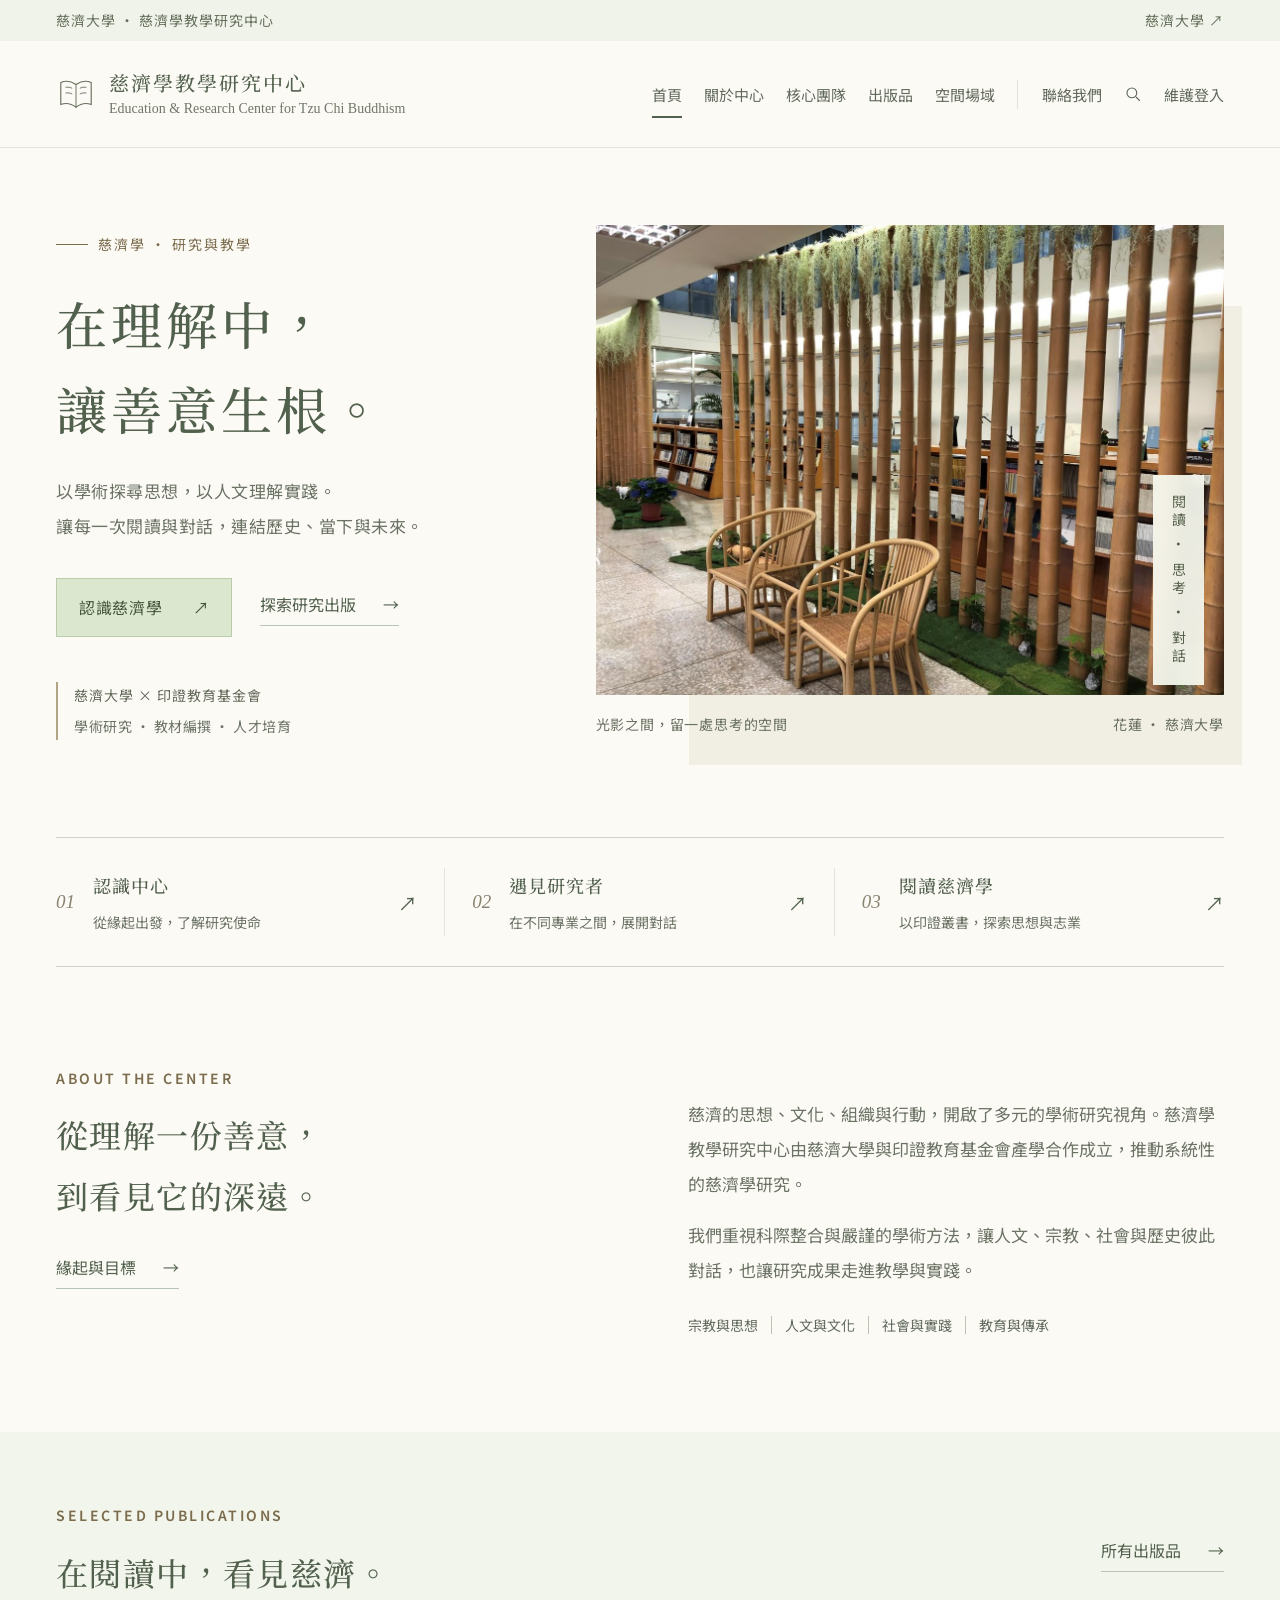
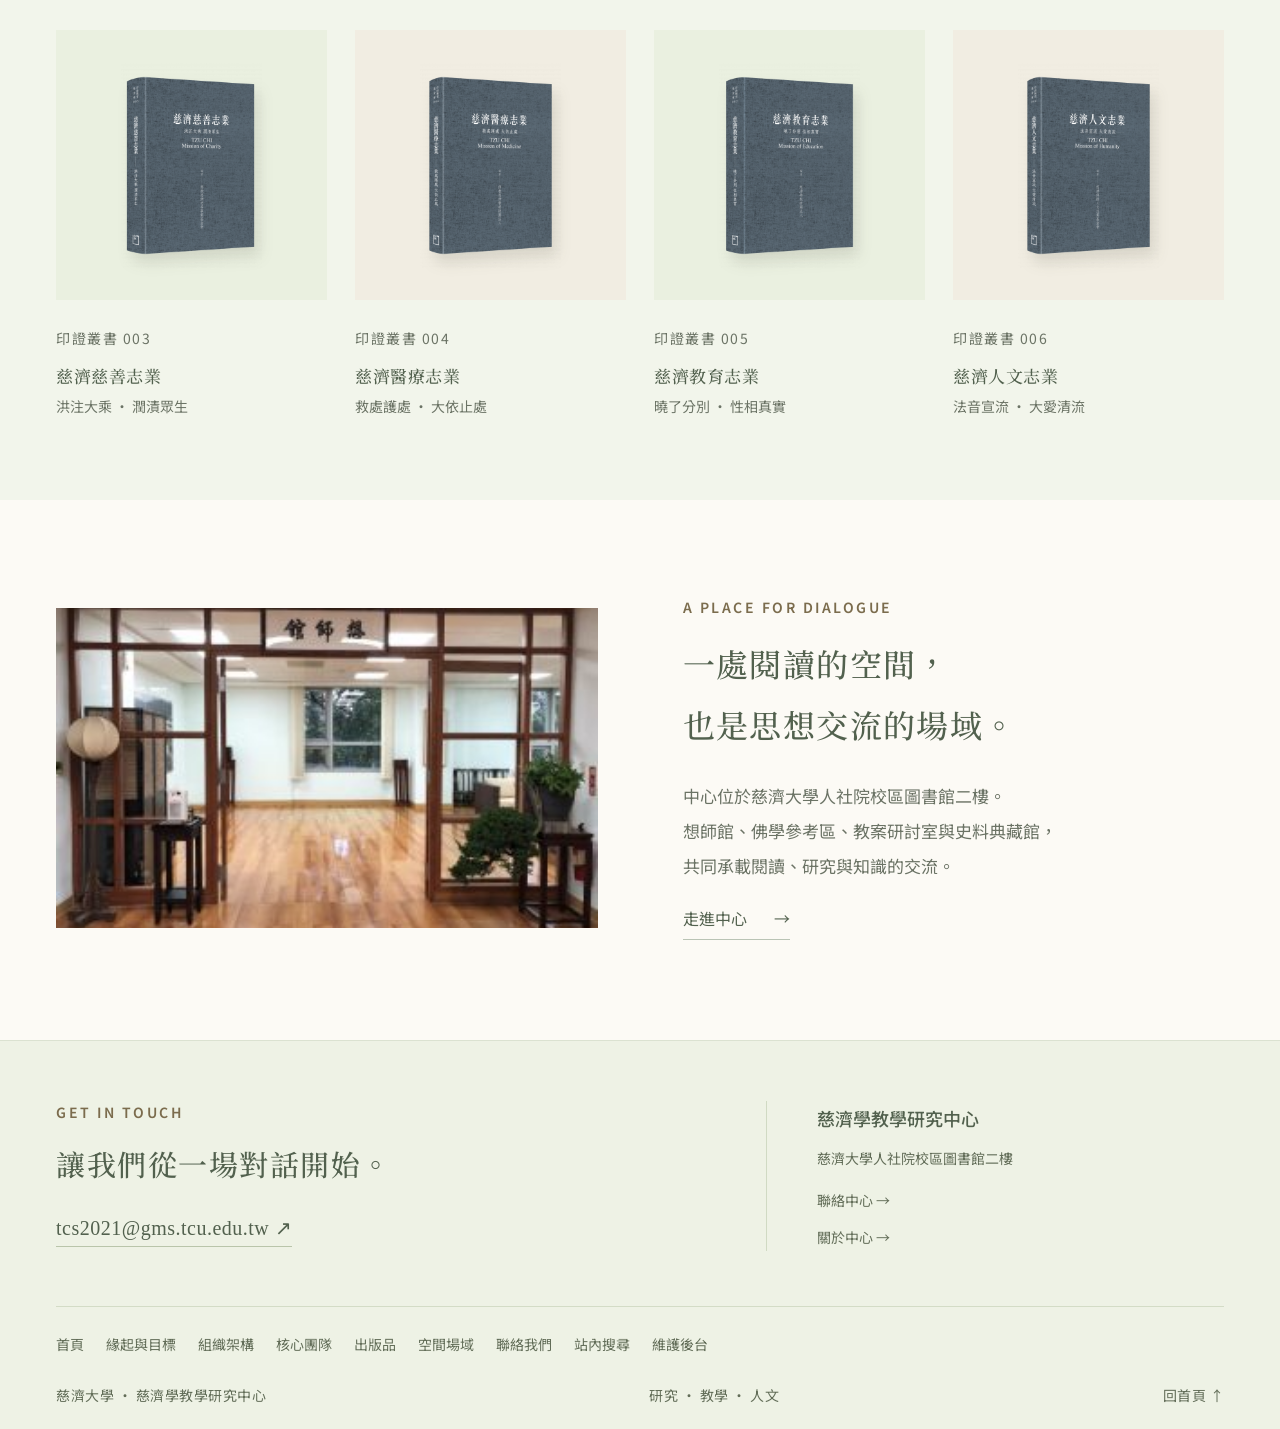
<file: index.html>
<!doctype html>
<html lang="zh-Hant"><head><meta charset="utf-8"><meta name="viewport" content="width=device-width,initial-scale=1"><meta name="description" content="慈濟學教學研究中心：連結思想、人文與實踐，探索研究、教學、核心團隊與印證叢書。"><meta name="theme-color" content="#f0f3e9"><title>慈濟學教學研究中心｜慈濟大學</title><link rel="stylesheet" href="style.css"><link rel="stylesheet" href="atmosphere.css"><link rel="stylesheet" href="features.css"></head>
<body><a class="skip" href="#main">跳至主要內容</a>
<div class="utility"><div class="wrap"><span>慈濟大學 · 慈濟學教學研究中心</span><a href="https://www.tcu.edu.tw/" target="_blank" rel="noopener">慈濟大學 ↗</a></div></div>
<header><div class="wrap header-inner"><a class="brand" href="#home" aria-label="慈濟學教學研究中心首頁"><span class="brand-mark" aria-hidden="true"><svg viewBox="0 0 40 40" fill="none"><path d="M20 10C14 6 8 6 4 8v23c6-2 11-1 16 3 5-4 10-5 16-3V8c-4-2-10-2-16 2Z" stroke="currentColor" stroke-width="1.2"/><path d="M20 10v24M9 13c3-.5 5 0 7 1M9 19c3-.5 5 0 7 1M24 14c2-1 4-1.5 7-1M24 20c2-1 4-1.5 7-1" stroke="currentColor" stroke-width="1"/></svg></span><span><strong>慈濟學教學研究中心</strong><small><span class="brand-english-full">Education & Research Center for Tzu Chi Buddhism</span><span class="brand-english-short">Tzu Chi Studies</span></small></span></a><button id="menu" class="menu" aria-label="開啟導覽選單" aria-expanded="false" aria-controls="nav">☰</button><nav id="nav" aria-label="主要導覽"><a href="#home">首頁</a><a href="#about">關於中心</a><a href="#team">核心團隊</a><a href="#publications">出版品</a><a href="#spaces">空間場域</a><a class="nav-contact" href="#contact">聯絡我們</a><a class="nav-search" href="#search" aria-label="站內搜尋"><svg viewBox="0 0 24 24" fill="none" aria-hidden="true"><circle cx="10.5" cy="10.5" r="6.5" stroke="currentColor" stroke-width="1.5"/><path d="m16 16 5 5" stroke="currentColor" stroke-width="1.5"/></svg><span>搜尋</span></a><a class="nav-admin" href="admin.html" rel="nofollow">維護登入</a></nav></div></header>
<main id="main" tabindex="-1">
<section data-page="home">
<div class="hero wrap"><div class="hero-copy"><div class="eyebrow"><span></span> 慈濟學 · 研究與教學</div><h1>在理解中，<br>讓善意生根。</h1><p>以學術探尋思想，以人文理解實踐。<br>讓每一次閱讀與對話，連結歷史、當下與未來。</p><div class="hero-actions"><a class="button" href="#about">認識慈濟學 <span>↗</span></a><a class="text-link" href="#publications">探索研究出版 <span>→</span></a></div><div class="hero-note"><span>慈濟大學 × 印證教育基金會</span><small>學術研究 · 教材編撰 · 人才培育</small></div></div><figure class="hero-photo"><img src="assets/reading-space.jpg" alt="慈濟學教學研究中心的竹木隔間、藤椅與書架" fetchpriority="high"><span class="photo-label" aria-hidden="true">閱讀 · 思考 · 對話</span><figcaption><span>光影之間，留一處思考的空間</span><span>花蓮 · 慈濟大學</span></figcaption></figure></div>
<div class="pathways wrap"><a href="#about"><span class="index">01</span><div><h2>認識中心</h2><p>從緣起出發，了解研究使命</p></div><span class="arrow">↗</span></a><a href="#team"><span class="index">02</span><div><h2>遇見研究者</h2><p>在不同專業之間，展開對話</p></div><span class="arrow">↗</span></a><a href="#publications"><span class="index">03</span><div><h2>閱讀慈濟學</h2><p>以印證叢書，探索思想與志業</p></div><span class="arrow">↗</span></a></div>
<div class="about-section wrap"><div><div class="eyebrow">ABOUT THE CENTER</div><h2 class="section-title">從理解一份善意，<br>到看見它的深遠。</h2><a class="text-link" href="#about">緣起與目標 <span>→</span></a></div><div class="about-text"><p>慈濟的思想、文化、組織與行動，開啟了多元的學術研究視角。慈濟學教學研究中心由慈濟大學與印證教育基金會產學合作成立，推動系統性的慈濟學研究。</p><p>我們重視科際整合與嚴謹的學術方法，讓人文、宗教、社會與歷史彼此對話，也讓研究成果走進教學與實踐。</p><div class="topics"><span>宗教與思想</span><span>人文與文化</span><span>社會與實踐</span><span>教育與傳承</span></div></div></div>
<section class="books-section"><div class="wrap"><div class="section-heading"><div><div class="eyebrow">SELECTED PUBLICATIONS</div><h2 class="section-title">在閱讀中，看見慈濟。</h2></div><a class="text-link" href="#publications">所有出版品 <span>→</span></a></div><div id="featured" class="book-grid featured"></div></div></section>
<section class="space-teaser wrap"><div class="space-photo"><img src="assets/space-0.jpg" alt="想師館的竹木空間" loading="lazy"></div><div><div class="eyebrow">A PLACE FOR DIALOGUE</div><h2 class="section-title">一處閱讀的空間，<br>也是思想交流的場域。</h2><p>中心位於慈濟大學人社院校區圖書館二樓。<br>想師館、佛學參考區、教案研討室與史料典藏館，<br>共同承載閱讀、研究與知識的交流。</p><a class="text-link" href="#spaces">走進中心 <span>→</span></a></div></section>
</section>
<section data-page="about" hidden class="wrap inner-page"><div class="eyebrow">ABOUT THE CENTER</div><h1>以理解為起點，連結思想與實踐。</h1><p class="lead">連結慈濟大學與印證教育基金會，推動慈濟學研究、教學與人才培育。</p><div class="article-layout"><aside><a href="#origin">緣起</a><a href="#goals">計畫目標</a><a href="#outcomes">預期成效</a><a href="#organization">組織架構</a></aside><article><section id="origin"><h2>緣起</h2><p>慈濟功德會於1966年在臺灣花蓮成立，逐步發展為行善遍佈全球的慈濟基金會。慈濟的思想、人文、文化、組織、行動、教育與傳播，成為學術界持續探討的課題。</p><p>隨著研究持續開展，系統化與科際整合成為慈濟學的重要方向。研究涉及哲學、宗教、藝術、建築、語言、文化、社會、歷史、經濟、政治，乃至自然科學。透過合乎學術規範的方法，累積可供徵引、思辨與進一步探析的成果。</p><p>慈濟大學與印證教育基金會透過產學合作成立慈濟學教研中心，推動慈濟學研究。</p></section><figure class="history-photo"><img src="assets/hero.jpg" alt="慈濟學教學研究中心揭牌合影" width="1536" height="1024"><figcaption>中心紀事 · 慈濟學教學研究中心揭牌合影</figcaption></figure><section id="goals"><h2>計畫目標</h2><p>從資料蒐集、教材編撰到人才培訓，邀請海內外學者專家投入研究與交流。</p><ol class="goal-list"><li>匯集慈濟論述專書及史料</li><li>編撰慈濟教學教材、教案</li><li>培訓慈濟學教學人才</li><li>提供海內外學者、研究生研究</li><li>舉辦慈濟學論壇及專題講座</li><li>舉辦慈濟法脈宗門研習營</li></ol></section><section id="outcomes"><h2>預期成效</h2><p>整合慈濟大學與印證基金會資源，培育教學人才，匯集專家學者參與慈濟專書編撰。</p><ul class="outcomes"><li>建立印證基金會與慈濟大學的聯結平台</li><li>連結靜思法脈與慈濟宗門</li><li>連結慈濟與世界</li><li>連結歷史與未來</li><li>成為慈大、慈濟與印證基金會的新亮點</li><li>成為法脈與宗門的學術聯結點</li><li>建構慈濟學研究重鎮與教學基地</li><li>培育慈濟學人才，促進產學合作</li></ul></section><section id="organization"><h2>組織架構</h2><p>本中心為慈濟大學研究發展處轄下之校級研究中心。</p><div class="org"><div>慈濟大學</div><span>↓</span><div>研究發展處</div><span>↓</span><div>慈濟學教學研究中心</div></div></section><a class="text-link" href="#team">認識核心團隊 →</a></article></div></section>
<section data-page="team" hidden class="wrap inner-page"><div class="eyebrow">OUR PEOPLE</div><h1>不同專業，共同探尋。</h1><p class="lead">在跨領域的研究與教學中，連結思想、人文與社會實踐。</p><div class="team-grid" id="team-list"></div></section>
<section data-page="publications" hidden class="wrap inner-page"><div class="eyebrow">PUBLICATIONS / 印證叢書</div><h1>閱讀，讓理解更深一層。</h1><p class="lead">從慈濟思想到志業實踐，閱讀印證叢書，探索人文與行動的不同面向。</p><div class="library-controls"><div class="filters" role="group" aria-label="出版品分類"><button class="active" data-filter="全部" aria-pressed="true">全部</button><button data-filter="思想" aria-pressed="false">思想</button><button data-filter="四大志業" aria-pressed="false">四大志業</button><button data-filter="社會實踐" aria-pressed="false">社會實踐</button><button data-filter="生活與環境" aria-pressed="false">生活與環境</button></div><label class="search"><span>⌕</span><input id="search" type="search" placeholder="搜尋書名、叢書編號…" aria-label="搜尋出版品"></label></div><p id="result-count" class="result-count" role="status"></p><div class="book-grid" id="all-books"></div><p id="empty" hidden class="empty">找不到符合的出版品，請嘗試其他關鍵字或分類。</p></section>
<section data-page="spaces" hidden class="wrap inner-page"><div class="eyebrow">OUR SPACE</div><h1>讓閱讀與對話，有一個所在。</h1><p class="lead">慈濟大學人社院校區圖書館二樓 · 讓知識與人文相遇的四個場域。</p><div id="space-filters" class="filters" role="group" aria-label="空間分類"></div><p class="gallery-help">點選照片放大瀏覽，也可用左右方向鍵切換照片。</p><div class="gallery" id="gallery"></div><div class="space-contact"><span>想進一步了解中心的空間與教學資源？</span><a class="text-link" href="#contact">聯絡中心 →</a></div></section>
<section data-page="book" hidden class="wrap inner-page"><div id="book-page"></div></section>
<section data-page="search" hidden class="wrap inner-page"><div class="eyebrow">EXPLORE THE CENTER</div><h1>從一個關鍵字，開啟探索。</h1><p class="lead">搜尋中心介紹、團隊、出版品與空間資訊。</p><form id="site-search-form" class="site-search-form" role="search"><label class="sr-only" for="site-search-input">站內搜尋關鍵字</label><input id="site-search-input" type="search" placeholder="例如：慈善、宗教、教案、鄭凱文…"><button class="button" type="submit">搜尋 →</button></form><div id="search-results" aria-live="polite"></div></section>
<section data-page="contact" hidden class="wrap inner-page"><div class="eyebrow">GET IN TOUCH</div><h1>讓交流，從這裡開始。</h1><p class="lead">關於慈濟學研究、教材、出版品或中心資源，歡迎與我們聯繫。</p><div class="contact-layout"><div class="contact-details"><h2>慈濟學教學研究中心</h2><dl><dt>電子郵件</dt><dd><a href="mailto:tcs2021@gms.tcu.edu.tw">tcs2021@gms.tcu.edu.tw</a><button class="copy" data-copy="tcs2021@gms.tcu.edu.tw">複製信箱</button></dd><dt>中心位置</dt><dd>慈濟大學人社院校區圖書館二樓</dd></dl><a class="text-link" href="#spaces">瀏覽中心空間 →</a><p id="copy-status" role="status"></p><div class="contact-persons"><h3>研究與教學聯繫</h3><p>鄭凱文 助理教授</p><a href="tel:+88638572677">+886-3-8572677</a><span> 分機 5870 / 5871</span><br><a href="mailto:kevin0512@gms.tcu.edu.tw">kevin0512@gms.tcu.edu.tw</a><br><a class="text-link" href="#team">完整團隊資料 →</a></div></div><form id="contact-form" class="contact-form"><h2>撰寫聯絡郵件</h2><label for="contact-name">您的姓名</label><input id="contact-name" name="name" autocomplete="name" required maxlength="80"><label for="contact-subject">聯絡主題</label><select id="contact-subject" name="subject"><option>研究與學術交流</option><option>教學與教材</option><option>出版品詢問</option><option>中心空間與資源</option><option>其他事項</option></select><label for="contact-message">您的訊息</label><textarea id="contact-message" name="message" rows="6" required maxlength="5000"></textarea><button class="button" type="submit">開啟郵件撰寫 <span>↗</span></button><p class="form-note">將開啟您的郵件程式並帶入內容；請確認後自行寄出。</p><p id="contact-status" role="status"></p></form></div></section>
</main>
<footer id="site-footer"><div class="wrap footer-top"><div><div class="eyebrow">GET IN TOUCH</div><h2>讓我們從一場對話開始。</h2><a class="footer-email" href="mailto:tcs2021@gms.tcu.edu.tw">tcs2021@gms.tcu.edu.tw ↗</a></div><div class="footer-info"><h3>慈濟學教學研究中心</h3><p>慈濟大學人社院校區圖書館二樓</p><a href="#contact">聯絡中心 →</a><a href="#about">關於中心 →</a></div></div><nav class="wrap footer-sitemap" aria-label="網站地圖"><a href="#home">首頁</a><a href="#about">緣起與目標</a><a href="#organization">組織架構</a><a href="#team">核心團隊</a><a href="#publications">出版品</a><a href="#spaces">空間場域</a><a href="#contact">聯絡我們</a><a href="#search">站內搜尋</a><a href="admin.html" rel="nofollow">維護後台</a></nav><div class="wrap footer-bottom"><span>慈濟大學 · 慈濟學教學研究中心</span><span>研究 · 教學 · 人文</span><a href="#home">回首頁 ↑</a></div></footer>
<dialog id="detail"><button class="close" aria-label="關閉視窗">×</button><div id="detail-content"></div></dialog><script src="content.js"></script><script src="overrides.js"></script><script src="main.js"></script></body></html>
</file>
<file: style.css>
@import url('https://fonts.googleapis.com/css2?family=Noto+Sans+TC:wght@400;500;600;700&family=Noto+Serif+TC:wght@400;500;600;700&display=swap');
:root{--ink:#203e35;--text:#424d45;--muted:#6a756c;--paper:#f8f7f2;--line:#dedfd5;--gold:#a28250}*{box-sizing:border-box}html{scroll-behavior:smooth;scroll-padding-top:110px}body{margin:0;background:var(--paper);color:var(--text);font-family:'Noto Sans TC',sans-serif;font-size:17px;line-height:1.9}a{color:inherit;text-decoration:none}button,input{font:inherit}button,a{-webkit-tap-highlight-color:transparent}button{cursor:pointer}img{display:block;max-width:100%}button:focus-visible,a:focus-visible,input:focus-visible{outline:3px solid var(--gold);outline-offset:5px}[hidden]{display:none!important}.wrap{width:min(1280px,calc(100% - 112px));margin:auto}.utility{background:var(--ink);color:#e9eee5;font-size:14px;letter-spacing:1.4px;padding:6px 0}.utility .wrap{display:flex;justify-content:space-between}header{background:rgba(248,247,242,.96);position:sticky;top:0;z-index:20;border-bottom:1px solid var(--line);backdrop-filter:blur(14px)}.header-inner{height:98px;display:flex;align-items:center;justify-content:space-between;gap:20px}.brand{display:flex;align-items:center;gap:14px;color:var(--ink)}.brand-mark{border:1px solid #718274;width:48px;height:48px;display:grid;place-items:center;font:28px 'Noto Serif TC',serif;border-radius:50% 50% 4px 4px}.brand strong{display:block;font:600 20px 'Noto Serif TC',serif;letter-spacing:1.5px}.brand small{display:block;font:14px/2.2 Georgia,serif;letter-spacing:.5px}nav{display:flex;align-items:center;gap:25px;font-size:14px}nav a{position:relative}nav a[aria-current=page]:after{content:'';position:absolute;height:2px;bottom:-9px;left:0;right:0;background:var(--ink)}nav a:hover{color:var(--gold)}.nav-contact{border-left:1px solid var(--line);padding-left:24px}.nav-contact span{margin-left:7px}.menu{display:none}.eyebrow{font:14px/1.6 'Noto Sans TC',sans-serif;letter-spacing:2.5px;color:var(--gold);font-weight:600;display:flex;align-items:center;gap:10px}.eyebrow span{width:22px;height:1px;background:var(--gold)}h1,h2,h3,p{margin-top:0}h1,h2{color:var(--ink);font-family:'Noto Serif TC',serif;font-weight:600}h1{font-size:clamp(34px,3.3vw,50px);line-height:1.65;letter-spacing:1.5px}.hero{display:grid;grid-template-columns:.95fr 1.05fr;gap:55px;padding-top:64px;padding-bottom:58px;align-items:center}.hero-copy{padding:18px 0}.hero h1{margin:24px 0 19px}.hero p{font-size:17px;line-height:2.15;color:var(--muted)}.hero-actions{display:flex;gap:25px;align-items:center;margin:30px 0 47px}.button{background:var(--ink);color:#fff;display:inline-flex;align-items:center;gap:30px;padding:12px 23px;font-size:14px;transition:background .2s}.button:hover{background:#3d5b43}.text-link{display:inline-flex;align-items:center;gap:27px;font-size:14px;border-bottom:1px solid #bac4b5;padding-bottom:5px;color:var(--ink)}.text-link:hover{border-color:var(--gold);color:#8b6839}.hero-note{border-left:2px solid #b39a72;padding-left:16px;font-size:14px;letter-spacing:1px}.hero-note small{display:block;color:var(--muted);font-size:14px;margin-top:3px}.hero-photo{margin:0;position:relative;padding:0 0 27px}.hero-photo:before{content:'';position:absolute;right:-16px;top:-16px;width:70%;height:70%;border:1px solid #c5cebd;z-index:-1}.hero-photo img{height:435px;width:100%;object-fit:cover;object-position:51% 45%;border-radius:100px 0 0 0}.hero-photo figcaption{display:flex;justify-content:space-between;font-size:14px;letter-spacing:1px;color:var(--muted);margin-top:15px}.pathways{display:grid;grid-template-columns:repeat(3,1fr);border-top:1px solid var(--line);border-bottom:1px solid var(--line);padding:28px 0}.pathways a{display:flex;align-items:center;gap:18px;padding:0 27px;border-right:1px solid var(--line)}.pathways a:first-child{padding-left:0}.pathways a:last-child{border:0;padding-right:0}.index{font:italic 20px Georgia,serif;color:var(--gold)}.pathways h2{font-size:19px;margin:0 0 5px}.pathways p{font-size:14px;color:var(--muted);margin:0}.arrow{margin-left:auto;font-size:22px;color:var(--ink)}.pathways a:hover .arrow{transform:translate(3px,-3px)}.about-section{display:grid;grid-template-columns:1fr 1fr;gap:80px;padding-top:92px;padding-bottom:90px}.section-title{font-size:32px;line-height:1.8;margin:15px 0 24px;letter-spacing:1px}.about-text{padding-top:30px}.about-text p{font-size:16px;line-height:2.1;color:var(--muted)}.topics{display:flex;flex-wrap:wrap;gap:10px;margin-top:28px}.topics span{font-size:14px;padding:4px 13px;border:1px solid #d5dbc9;border-radius:2px}.books-section{background:#eef0e8;padding:65px 0 70px}.section-heading{display:flex;align-items:center;justify-content:space-between;margin-bottom:28px}.section-heading h2{margin-bottom:0}.book-grid{display:grid;grid-template-columns:repeat(4,1fr);gap:28px}.book{border:0;background:transparent;padding:0;text-align:left;color:var(--text)}.book-art{background:#e5e8dd;height:270px;display:grid;place-items:center;position:relative;margin-bottom:20px;overflow:hidden}.book-art img{height:205px;width:80%;object-fit:contain;filter:drop-shadow(7px 12px 7px #0002);transition:transform .35s}.book:hover img{transform:translateY(-7px) rotate(-2deg)}.book-art .book-arrow{position:absolute;bottom:12px;right:16px;opacity:0;transition:opacity .2s}.book:hover .book-arrow{opacity:1}.book small{font-size:14px;color:var(--muted);letter-spacing:1.5px}.book h3{font:600 17px/1.6 'Noto Serif TC',serif;color:var(--ink);margin:8px 0 4px}.book p{font-size:14px;color:var(--muted);margin:0}.space-teaser{padding-top:90px;padding-bottom:90px;display:grid;grid-template-columns:1fr 1fr;gap:70px;align-items:center}.space-photo img{width:100%;height:320px;object-fit:cover}.space-teaser p{font-size:14px;color:var(--muted);line-height:2.1}footer{background:var(--ink);color:#e3e7da}.footer-top{padding-top:60px;padding-bottom:55px;display:grid;grid-template-columns:1.4fr 1fr;gap:70px}.footer-top .eyebrow{color:#c7b488}.footer-top h2{font-size:29px;color:#f3f3e9;margin:13px 0 18px}.footer-email{font:18px Georgia,serif;letter-spacing:.5px;border-bottom:1px solid #889888;padding-bottom:7px}.footer-info{border-left:1px solid #587061;padding-left:50px}.footer-info h3{font-size:17px;font-weight:500;margin-bottom:8px}.footer-info p,.footer-info a{font-size:14px;color:#c0cab9}.footer-info a{display:block;margin-top:9px}.footer-bottom{display:flex;justify-content:space-between;gap:16px;border-top:1px solid #4d6658;padding:20px 0;font-size:14px;letter-spacing:.5px;color:#bfcbba}.inner-page{padding-top:68px;padding-bottom:90px;min-height:60vh}.inner-page h1{margin:20px 0 18px;font-size:40px}.lead{font-size:17px;color:var(--muted);max-width:760px;margin-bottom:45px}.article-layout{display:grid;grid-template-columns:220px 1fr;gap:65px;border-top:1px solid var(--line);padding-top:40px}.article-layout aside{display:flex;flex-direction:column;align-items:flex-start;gap:17px}.article-layout aside a{font-size:14px;color:var(--muted)}article h2{font-size:26px}.article-layout article section{margin-bottom:50px}.article-layout article p{font-size:17px;line-height:2.1;max-width:820px}.goal-list{list-style:none;counter-reset:goals;padding:0;display:grid;grid-template-columns:1fr 1fr;gap:0 25px}.goal-list li{counter-increment:goals;border-top:1px solid var(--line);padding:17px 0;font-size:16px}.goal-list li:before{content:'0' counter(goals);color:var(--gold);font:italic 20px Georgia,serif;margin-right:18px}.outcomes{padding-left:22px;font-size:16px}.outcomes li{margin-bottom:10px}.org{max-width:450px;text-align:center;padding:15px}.org div{border:1px solid var(--line);padding:15px;background:#eef0e8}.org span{color:var(--gold)}.library-controls{display:flex;justify-content:space-between;gap:20px;align-items:center;border-bottom:1px solid var(--line);padding-bottom:20px}.filters{display:flex;flex-wrap:wrap;gap:8px}.filters button{border:1px solid var(--line);background:transparent;color:var(--muted);padding:6px 15px;font-size:14px;border-radius:2px}.filters button.active{background:var(--ink);color:white;border-color:var(--ink)}.search{display:flex;align-items:center;border-bottom:1px solid #859382;gap:9px}.search input{width:220px;border:0;background:transparent;outline:none;padding:8px 0;font-size:14px;color:var(--ink)}.result-count{font-size:14px;color:var(--muted);margin:20px 0}.inner-page .book-grid{row-gap:45px}.empty{text-align:center;padding:65px 0}.team-grid{display:grid;grid-template-columns:1fr 1fr;gap:35px}.person{border-top:2px solid var(--ink);padding:32px;background:#eef0e8}.role{font-size:14px;color:#67745e;letter-spacing:1px}.person h2{font-size:29px;margin:18px 0 5px}.person h2 small{font:14px 'Noto Sans TC',sans-serif;margin-left:10px}.english{font:16px Georgia,serif;color:var(--muted)}.person-detail{margin:30px 0;border-top:1px solid var(--line);padding-top:22px}.person h3{font-size:14px;color:var(--gold);margin:0 0 5px}.person-detail p{font-size:16px;margin-bottom:20px}.source-note{font-size:14px;color:var(--muted);margin:30px 0 20px}.gallery{display:grid;grid-template-columns:repeat(3,1fr);gap:25px}.gallery button{padding:0;border:0;background:#ecefe6;overflow:hidden}.gallery img{width:100%;height:245px;object-fit:cover;transition:transform .3s}.gallery button:hover img{transform:scale(1.04)}.gallery span{display:block;font-size:14px;color:var(--muted);padding:10px 15px;text-align:left}dialog{background:var(--paper);color:var(--text);border:1px solid var(--line);padding:45px;max-width:780px;width:calc(100% - 35px);max-height:90vh;overflow:auto}dialog::backdrop{background:#142a23a8;backdrop-filter:blur(4px)}.close{position:absolute;top:10px;right:15px;background:transparent;border:0;font-size:28px;color:var(--ink)}.detail-book{display:grid;grid-template-columns:230px 1fr;gap:35px;align-items:center}.detail-book img{max-height:300px;object-fit:contain}.detail-book h2{font-size:25px}.detail-book p{font-size:16px}.detail-book small{color:var(--gold)}.detail-photo img{max-height:70vh;margin:auto}.detail-photo p{font-size:14px;margin-top:15px}.skip{position:fixed;top:-70px;left:10px;z-index:99;background:white;padding:10px}.skip:focus{top:10px}@media(min-width:1600px){.hero-photo img{height:490px}}@media(max-width:1150px){.wrap{width:calc(100% - 64px)}nav{gap:15px}.brand strong{font-size:17px}.brand small{font-size:14px}.hero{gap:35px}.hero h1{font-size:36px}.hero-actions{gap:15px}.pathways a{padding:0 17px}.pathways p{font-size:14px}.book-art{height:230px}}@media(max-width:900px){.header-inner{height:82px}.menu{display:block;border:1px solid var(--line);background:transparent;color:var(--ink);font-size:21px;width:40px;height:40px}nav{display:none;position:absolute;top:82px;left:0;width:100%;padding:20px 32px;background:var(--paper);border-bottom:1px solid var(--line);flex-wrap:wrap;gap:20px 30px}nav.open{display:flex}.nav-contact{border:0;padding:0}.hero{gap:25px}.hero h1{font-size:31px}.hero-photo img{height:400px}.hero-actions{flex-direction:column;align-items:flex-start;gap:20px;margin-bottom:30px}.hero-note{font-size:14px}.about-section{gap:45px}.section-title{font-size:27px}.pathways h2{font-size:16px}.book-grid{grid-template-columns:repeat(2,1fr)}.book-art{height:285px}.library-controls{flex-direction:column;align-items:flex-start}.search{width:100%}.search input{width:100%}.gallery{grid-template-columns:repeat(2,1fr)}.space-teaser{gap:35px}.footer-top{gap:35px}.article-layout{grid-template-columns:150px 1fr;gap:30px}}@media(max-width:600px){.wrap{width:calc(100% - 40px)}.utility{font-size:14px;letter-spacing:.5px}.brand-mark{width:37px;height:40px;font-size:23px}.brand{gap:10px}.brand strong{font-size:17px;letter-spacing:.8px}.brand small{font-size:14px;letter-spacing:0}.hero{display:flex;flex-direction:column;padding-top:32px;padding-bottom:35px;gap:25px;align-items:stretch}.hero-copy{padding:0}.hero h1{font-size:34px;margin-top:19px;line-height:1.65}.hero p{font-size:14px}.hero-actions{flex-direction:row;align-items:center;gap:20px;margin:25px 0}.button{padding:10px 17px;gap:19px;font-size:14px}.text-link{font-size:14px;gap:17px}.hero-note{display:none}.hero-photo{padding-bottom:0}.hero-photo img{height:320px;border-radius:65px 0 0 0}.hero-photo:before{right:-8px;top:-8px}.hero-photo figcaption{font-size:14px;letter-spacing:0}.pathways{grid-template-columns:1fr;padding:0}.pathways a,.pathways a:first-child,.pathways a:last-child{padding:19px 0;border:0;border-bottom:1px solid var(--line)}.pathways a:last-child{border:0}.pathways h2{font-size:18px}.pathways p{font-size:14px}.about-section{grid-template-columns:1fr;padding-top:55px;padding-bottom:55px;gap:20px}.about-text{padding-top:0}.section-title{font-size:27px}.books-section{padding:45px 0}.section-heading{align-items:flex-end;gap:20px}.section-heading h2{font-size:24px}.section-heading .text-link{white-space:nowrap}.book-grid{gap:25px 16px}.book-art{height:220px;margin-bottom:14px}.book-art img{height:175px;width:90%}.book h3{font-size:17px}.book p{font-size:14px}.space-teaser{grid-template-columns:1fr;padding-top:55px;padding-bottom:55px;gap:30px}.space-photo img{height:260px}.footer-top{grid-template-columns:1fr;padding-top:40px;padding-bottom:35px;gap:30px}.footer-top h2{font-size:25px}.footer-info{padding-left:0;border:0}.footer-bottom{flex-direction:column;gap:7px}.inner-page{padding-top:40px;padding-bottom:55px}.inner-page h1{font-size:31px;line-height:1.6}.lead{font-size:14px;margin-bottom:30px}.article-layout{grid-template-columns:1fr;gap:30px}.article-layout aside{flex-direction:row;flex-wrap:wrap;gap:20px}.goal-list{grid-template-columns:1fr}.team-grid{grid-template-columns:1fr}.person{padding:25px}.gallery{gap:15px}.gallery img{height:160px}.detail-book{grid-template-columns:1fr;gap:25px}.detail-book img{height:220px;margin:auto}dialog{padding:35px 25px}.filters{gap:6px}.filters button{padding:5px 10px;font-size:14px}}@media(prefers-reduced-motion:reduce){html{scroll-behavior:auto}*,*:before,*:after{transition:none!important}}
.gallery span span{display:inline;padding:0;margin-left:8px}
</file>
<file: atmosphere.css>
/* Calm proportions, natural materials, and an editorial reading rhythm. */
:root{--ink:#52614e;--text:#60695c;--muted:#6b7365;--paper:#fcfaf5;--line:#e0e5d8;--gold:#7b6c4d}
body{background:var(--paper)}
.utility{background:#f0f3e9;color:#65705d;padding:7px 0;letter-spacing:1px}
header{background:rgba(252,250,245,.97)}
.header-inner{height:106px}
.brand-mark{border:0;border-radius:0;width:39px;height:48px;color:#68705d}
.brand-mark svg{width:38px;height:38px}
.brand strong{font-weight:500;letter-spacing:2px}
.brand small{color:#707668;letter-spacing:.35px}
nav{font-size:14px;gap:26px}
.hero{grid-template-columns:.85fr 1.15fr;gap:75px;padding-top:77px;padding-bottom:72px}
.hero-copy{padding-top:0}
.hero .eyebrow{letter-spacing:3.5px;font-weight:400;font-size:14px}
.hero .eyebrow span{width:32px}
.hero h1{font-size:clamp(42px,4vw,58px);font-weight:500;line-height:1.65;letter-spacing:4px;margin:26px 0 24px}
.hero p{font-size:16px;line-height:2.25;letter-spacing:.5px}
.hero-actions{margin-top:34px;margin-bottom:45px;gap:28px}
.button{background:#dbe8cf;color:#46563e;border:1px solid #b9cba8;font-size:14px;padding:13px 22px;letter-spacing:.7px;transition:background .25s,transform .25s}
.button:hover{background:#cfdfc1;transform:translateY(-2px)}
.hero-note{border-color:#b2a486;font-size:14px;color:#626959}
.hero-note small{font-size:14px;letter-spacing:.5px}
.hero-photo{padding:0 0 28px;position:relative}
.hero-photo:before{display:none}
.hero-photo:after{content:'';position:absolute;z-index:-1;width:88%;height:85%;bottom:0;right:-18px;background:#f1eee3}
.hero-photo img{height:470px;border-radius:1px;object-position:53% 50%}
.photo-label{position:absolute;right:20px;bottom:80px;writing-mode:vertical-rl;font-size:14px;letter-spacing:4px;color:#55614b;padding:19px 12px;background:#f8faf0ed;backdrop-filter:blur(5px)}
.hero-photo figcaption{font-size:14px;margin-top:17px;color:#697161;letter-spacing:.8px}
.pathways{padding:30px 0;border-color:#cfd2c4}
.pathways h2{font-size:18px;font-weight:500;letter-spacing:1px}
.pathways .index{color:#898371;font-size:19px}
.pathways .arrow{font-size:19px;transition:transform .25s}
.section-title{font-weight:500;letter-spacing:1.4px;line-height:1.9}
.about-section{padding-top:100px;padding-bottom:98px;gap:95px}
.about-text p{line-height:2.3}
.topics span{border:0;border-left:1px solid #bdc2b3;border-radius:0;padding:0 13px;line-height:1.3}
.topics span:first-child{padding-left:0;border:0}
.books-section{background:#f2f5eb;padding-top:72px;padding-bottom:80px}
.book-art{background:#eaf0e0}
.book:nth-child(even) .book-art{background:#f1ede2}
.book-art img{filter:drop-shadow(5px 9px 7px #34382921)}
.book:hover img{transform:translateY(-5px)}
.book h3{font-weight:500;letter-spacing:.6px}
.space-teaser{gap:85px;padding-top:96px;padding-bottom:100px}
.space-photo img{filter:saturate(.9)}
footer{background:#eef2e5;color:#5b6851;border-top:1px solid #dbe2d1}
.footer-top h2{color:var(--ink);font-weight:500;letter-spacing:1.5px}
.footer-top .eyebrow{color:var(--gold)}
.footer-email{color:var(--ink);border-color:#b9c5aa}
.footer-info{border-color:#d0dac3}
.footer-info h3{color:var(--ink)}
.footer-info p,.footer-info a,.footer-bottom{color:#626d58}
.inner-page h1,article h2,.person h2{font-weight:500}
.person{background:#f2f5eb;border-top:1px solid #b9c5ab}
.org div{background:#f2f5eb}
.gallery button{background:#f2f5eb}
.history-photo{margin:0 0 55px}
.history-photo img{width:100%;max-height:390px;object-fit:cover;object-position:50% 37%}
.history-photo figcaption{font-size:14px;color:var(--muted);margin-top:12px}
@media(min-width:1600px){.hero-photo img{height:520px}}
@media(max-width:1150px){.hero{gap:45px}.hero h1{font-size:47px}.hero-photo img{height:440px}nav{gap:17px}.brand strong{font-size:17px}}
@media(max-width:900px){.header-inner{height:82px}nav{top:82px}.hero{gap:30px;padding-top:55px;padding-bottom:55px}.hero h1{font-size:39px;letter-spacing:2px}.hero-photo img{height:430px}.hero-actions{gap:19px}.about-section{gap:45px}.section-title{font-size:27px}.space-teaser{gap:35px}}
@media(max-width:600px){.brand-mark{width:30px;height:38px}.brand-mark svg{width:30px;height:30px}.brand strong{font-size:17px;letter-spacing:.8px}.brand small{font-size:14px}.hero{gap:29px;padding-top:38px;padding-bottom:40px}.hero .eyebrow{font-size:14px;letter-spacing:2px}.hero h1{font-size:43px;letter-spacing:3px;line-height:1.6;margin:22px 0}.hero p{font-size:14px;letter-spacing:.2px}.hero-actions{margin:27px 0 10px;gap:21px;flex-direction:row}.button{padding:11px 16px;font-size:14px}.hero-photo img{height:310px;object-position:46% 50%;border-radius:0}.hero-photo:after{right:-8px}.photo-label{bottom:66px;right:16px;padding:13px 9px;font-size:14px}.hero-photo figcaption{font-size:14px;letter-spacing:0}.pathways{padding:0}.pathways h2{font-size:18px}.about-section{padding-top:57px;padding-bottom:57px;gap:20px}.section-title{font-size:27px;letter-spacing:1px}.books-section{padding:48px 0}.topics{gap:10px 0}.topics span{font-size:14px;padding:0 9px}.space-teaser{padding-top:58px;padding-bottom:58px;gap:30px}.footer-top h2{font-size:25px}.inner-page h1{font-size:30px}.history-photo img{max-height:270px}}
</file>
<file: features.css>
.sr-only{position:absolute;width:1px;height:1px;padding:0;margin:-1px;overflow:hidden;clip:rect(0,0,0,0);white-space:nowrap;border:0}
.nav-search{display:flex;align-items:center;gap:7px}.nav-search svg{width:18px;height:18px}.nav-search span{display:none}
.footer-sitemap{position:static;display:flex;flex-wrap:wrap;border-top:1px solid #d3dcc6;padding:23px 0;color:#626d58;gap:22px;font-size:14px;background:transparent;align-items:center}
.footer-sitemap a{white-space:nowrap}.footer-sitemap a:hover{color:#465b3b}.footer-bottom{border-top:0;padding-top:0}
.person-heading{display:flex;gap:23px;align-items:center}.person-heading img{width:86px;height:106px;object-fit:cover;object-position:50% 20%}.person-heading .role{font-size:14px}.person h2{font-size:26px;margin-top:10px}.person .english{font-size:14px;line-height:1.5;margin-bottom:0}
.person-specialty{margin:28px 0 22px}.person-specialty ul,.person-sections ul{font-size:14px;padding-left:18px;color:var(--muted);line-height:1.9}.person-specialty li,.person-sections li{margin-bottom:8px}.person details{border-top:1px solid #d4d7c9;padding:13px 0}.person summary{cursor:pointer;color:var(--ink);font-size:14px;display:flex;justify-content:space-between;list-style:none}.person summary::-webkit-details-marker{display:none}.person details[open] summary span{transform:rotate(45deg)}.person summary span{transition:transform .2s;font-size:17px;line-height:1.4}.person summary:focus-visible{outline:2px solid var(--gold);outline-offset:4px}.person-contacts{display:flex;flex-wrap:wrap;gap:5px 15px;font-size:14px;border-top:1px solid #d4d7c9;padding-top:18px;word-break:break-word}.person-contacts a:last-child{flex-basis:100%}
.team-grid{align-items:start}.gallery-help{font-size:14px;color:var(--muted);margin:25px 0}.space-contact{border-top:1px solid var(--line);padding-top:25px;margin-top:40px;display:flex;align-items:center;justify-content:space-between;gap:20px;font-size:14px}.gallery span{font-size:14px;display:flex;align-items:center;justify-content:space-between}.gallery span span{display:inline}
.photo-caption{display:flex;justify-content:space-between;gap:15px;margin-top:15px;font-size:14px;color:var(--muted)}.photo-caption p{margin:0}.photo-controls{display:flex;justify-content:space-between;border-top:1px solid var(--line);padding-top:15px;margin-top:20px}.photo-controls button{border:1px solid var(--line);color:var(--ink);background:transparent;font-size:14px;padding:7px 13px}.photo-controls button:hover{background:#e7e9de}
.breadcrumb{display:flex;flex-wrap:wrap;gap:12px;font-size:14px;color:var(--muted);margin-bottom:35px}.breadcrumb a:hover{color:var(--gold)}.book-detail-layout{display:grid;grid-template-columns:.85fr 1.15fr;gap:80px;align-items:start}.book-detail-cover{background:#e8e9de;padding:45px;min-height:440px;display:grid;place-items:center}.book-detail-cover img{height:350px;max-width:100%;object-fit:contain;filter:drop-shadow(9px 15px 10px #363b3026)}.book-detail-copy h1{font-size:35px;line-height:1.6;margin:15px 0}.book-subtitle{font-family:'Noto Serif TC',serif;letter-spacing:2px;color:var(--muted);font-size:17px}.book-meta{display:grid;grid-template-columns:90px 1fr;border-top:1px solid var(--line);padding-top:22px;font-size:14px;row-gap:8px}.book-meta dt{color:var(--muted)}.book-meta dd{margin:0}.reading-direction{margin:25px 0}.reading-direction h2{font:500 14px 'Noto Sans TC',sans-serif;color:var(--gold)}.reading-direction p{font-size:16px;line-height:2}.book-inquiry-note{font-size:14px;color:var(--muted);margin-top:15px}.book-navigation{display:flex;justify-content:space-between;border-top:1px solid var(--line);border-bottom:1px solid var(--line);margin:50px 0;padding:22px 0;font-size:14px;gap:30px}.book-navigation a:last-child{text-align:right}.book-navigation a span{display:block;color:var(--muted);font-size:14px;margin-top:5px}.related-books{margin-top:60px}.related-books .book-grid{grid-template-columns:repeat(3,1fr)}
.site-search-form{display:flex;gap:15px;border-bottom:1px solid #88917d;padding-bottom:20px}.site-search-form input{width:100%;font-size:18px;color:var(--ink);border:0;background:transparent;padding:12px 4px;min-width:0}.site-search-form .button{border:0;white-space:nowrap}.search-hint,.search-count{font-size:14px;color:var(--muted);margin:28px 0}.suggestions{display:flex;flex-wrap:wrap;gap:12px}.suggestions a{border:1px solid var(--line);padding:6px 16px;font-size:14px}.search-result{display:block;border-bottom:1px solid var(--line);padding:23px 0;max-width:900px}.search-result small{font-size:14px;color:var(--gold);letter-spacing:1px}.search-result h2{font-size:22px;margin:10px 0;display:flex;justify-content:space-between;gap:25px}.search-result p{font-size:14px;color:var(--muted);line-height:2;margin-bottom:0}.search-result:hover h2{color:#7f744e}
.contact-layout{display:grid;grid-template-columns:1fr 1fr;gap:85px;border-top:1px solid var(--line);padding-top:40px}.contact-layout h2{font-size:24px}.contact-details dl{margin:28px 0}.contact-details dt{font-size:14px;color:var(--gold);letter-spacing:1px;margin-top:20px}.contact-details dd{margin:8px 0 23px;font-size:16px}.copy{border:1px solid var(--line);background:transparent;color:var(--muted);font-size:14px;padding:4px 9px;margin-left:12px}.contact-persons{margin-top:40px;padding-top:25px;border-top:1px solid var(--line);font-size:14px}.contact-persons h3{font-size:14px;color:var(--gold);font-weight:500}.contact-persons p{margin-bottom:8px}.contact-persons .text-link{margin-top:18px}.contact-persons span{font-size:14px;color:var(--muted)}.contact-form{background:#eceee4;padding:33px}.contact-form label{display:block;font-size:14px;margin:20px 0 7px;color:var(--ink)}.contact-form input,.contact-form select,.contact-form textarea{width:100%;border:1px solid #c7cebd;background:#f9f8f2;padding:10px 12px;font:14px 'Noto Sans TC',sans-serif;color:var(--ink);border-radius:0}.contact-form textarea{resize:vertical}.contact-form .button{border:0;margin-top:25px}.form-note,#contact-status,#copy-status{font-size:14px;color:var(--muted);line-height:1.9;margin-top:15px}
@media(max-width:1150px){.brand strong{font-size:16px}.brand small{font-size:14px}header nav{gap:17px}.book-detail-layout{gap:45px}.contact-layout{gap:45px}.person-heading{gap:15px}.person-heading img{width:70px;height:90px}}
@media(max-width:1050px){.header-inner{height:82px}.menu{display:block;border:1px solid var(--line);background:transparent;color:var(--ink);font-size:21px;width:40px;height:40px}header nav{display:none;position:absolute;top:82px;left:0;width:100%;padding:20px 32px;background:var(--paper);border-bottom:1px solid var(--line);flex-wrap:wrap;gap:20px 30px}header nav.open{display:flex}.nav-contact{border:0;padding:0}.nav-search span{display:inline}.book-detail-cover{padding:30px;min-height:380px}.book-detail-cover img{height:300px}.contact-layout{gap:35px}}
@media(max-width:600px){.footer-sitemap{padding:20px 0;gap:12px 22px;font-size:14px;border-bottom:0}.person-heading img{width:68px;height:88px}.person h2{font-size:24px}.person .english{font-size:14px}.person-specialty li,.person-sections li{font-size:14px}.space-contact{flex-direction:column;align-items:flex-start;font-size:14px;gap:12px}.gallery span{font-size:14px}.book-detail-layout{grid-template-columns:1fr;gap:30px}.book-detail-cover{min-height:320px;padding:25px}.book-detail-cover img{height:270px}.book-detail-copy h1{font-size:30px}.book-subtitle{font-size:16px}.book-navigation{margin:30px 0;padding:18px 0}.related-books .book-grid{grid-template-columns:repeat(2,1fr)}.contact-layout{grid-template-columns:1fr;gap:35px;padding-top:30px}.contact-form{padding:25px}.contact-layout h2{font-size:23px}.site-search-form{gap:10px}.site-search-form input{font-size:16px}.search-result h2{font-size:20px}.search-result p{font-size:14px}.nav-search svg{width:15px;height:15px}.brand small{font-size:14px}.contact-details dd{font-size:14px}.copy{margin-left:8px}}

.filters button.active{background:#dce8d0;color:#4e6243;border-color:#bdccac}
.book-detail-cover{background:#edf2e4}
.contact-form{background:#f2f5eb}
.contact-form input,.contact-form select,.contact-form textarea{background:#fffdf9;border-color:#ccd6bf}
.suggestions a:hover,.photo-controls button:hover{background:#e9f0df}
dialog::backdrop{background:rgba(92,107,83,.26)}

.brand-english-short{display:none}

/* Portraits stay prominent while each profile follows its available width. */
.team-grid{gap:36px;grid-template-columns:repeat(2,minmax(0,1fr))}
.team-grid .person{min-width:0;padding:32px}
.team-grid .person-heading{display:grid;grid-template-columns:clamp(180px,15vw,216px) minmax(0,1fr);gap:26px;align-items:center}
.team-grid .person-heading img{width:100%;height:auto;aspect-ratio:4/5;object-fit:cover;object-position:50% 22%;display:block;flex-shrink:0}
.team-grid .person-heading>div{min-width:0}
.team-grid .person-heading .role{font-size:14px;line-height:1.9;display:block}
.team-grid .person h2{font-size:28px;line-height:1.7;margin:12px 0 8px}
.team-grid .person h2 small{display:block;font-size:14px;margin:4px 0 0}
.team-grid .person .english{font-size:14px;line-height:1.8;overflow-wrap:anywhere}
.team-grid .person-specialty{margin-top:30px}
.team-grid .person-contacts{font-size:14px;line-height:2}
@media(max-width:1000px){
 .team-grid{grid-template-columns:minmax(0,1fr);gap:32px}
 .team-grid .person{padding:36px}
 .team-grid .person-heading{grid-template-columns:210px minmax(0,1fr);gap:36px}
 .team-grid .person h2{font-size:32px}
 .team-grid .person h2 small{display:inline-block;margin-left:12px;font-size:16px}
 .team-grid .person .english{font-size:14px}
}
@media(max-width:600px){
 .team-grid{gap:28px}
 .team-grid .person{padding:28px 24px}
 .team-grid .person-heading{grid-template-columns:minmax(0,1fr);gap:22px;text-align:center}
 .team-grid .person-heading img{width:min(200px,100%);justify-self:center}
 .team-grid .person h2{font-size:28px;margin:10px 0 7px}
 .team-grid .person h2 small{font-size:14px;margin-left:10px}
 .team-grid .person .english{font-size:14px}
 .team-grid .person-specialty ul,.team-grid .person-sections ul{font-size:14px;line-height:2}
 .team-grid .person-specialty li,.team-grid .person-sections li{font-size:14px}
 .team-grid .person details{padding:16px 0}
}

/* Reading sizes follow the same hierarchy on desktop and small screens. */
body{font-size:17px;line-height:1.95}
p{text-wrap:pretty}
.hero p,.about-text p,.space-teaser p,.lead,.article-layout article p,.reading-direction p{font-size:17px;line-height:2.05}
header nav{font-size:15px;gap:22px}
.brand small{font-size:14px;line-height:1.7;letter-spacing:0}
.button,.text-link,.filters button,.person summary,.contact-form label,.contact-form input,.contact-form select,.contact-form textarea{font-size:16px}
.search input,.site-search-form input{font-size:16px}
.team-grid .person-specialty ul,.team-grid .person-sections ul,.team-grid .person-specialty li,.team-grid .person-sections li{font-size:16px;line-height:2}
.team-grid .person-heading .role,.team-grid .person .english,.team-grid .person-contacts{font-size:14px}
.team-grid .person h2 small{font-size:16px}
.person-specialty h3,.contact-persons h3{font-size:16px}
.hero-photo figcaption{flex-wrap:wrap;gap:8px 18px;line-height:1.8}
.hero-note,.hero-note small,.photo-label,.gallery-help,.book small,.book p,.book-inquiry-note,.form-note,.source-note,.eyebrow{font-size:14px}
.hero .eyebrow{font-size:14px;letter-spacing:2px}
.topics{gap:14px 0}
.topics span{font-size:14px}
.book-meta,.contact-details dd,.contact-persons,.search-result p{font-size:16px}
.contact-details dt,.contact-persons span,.copy{font-size:14px}
.footer-info p,.footer-info a,.footer-sitemap,.footer-bottom{font-size:14px;line-height:2}
.footer-info h3{font-size:18px}
.footer-email{font-size:20px;overflow-wrap:anywhere}
.person-heading .english{overflow-wrap:anywhere}
@media(max-width:1180px){
 .header-inner{height:88px}
 .menu{display:block;border:1px solid var(--line);background:transparent;color:var(--ink);font-size:23px;width:44px;height:44px;flex-shrink:0}
 header nav{display:none;position:absolute;top:88px;left:0;width:100%;padding:22px 32px;background:var(--paper);border-bottom:1px solid var(--line);flex-wrap:wrap;gap:20px 30px}
 header nav.open{display:flex}
 .nav-contact{border:0;padding:0}
 .nav-search span{display:inline}
}
@media(max-width:600px){
 .utility{display:none}
 .header-inner{gap:12px;min-height:88px;height:auto;padding-top:14px;padding-bottom:14px}
 .brand{gap:9px;min-width:0}
 .brand strong{font-size:17px;letter-spacing:.3px;line-height:1.6}
 .brand small{font-size:14px;line-height:1.7}
 .brand-english-full{display:none}
 .brand-english-short{display:inline}
 .brand-mark,.brand-mark svg{width:28px;flex-shrink:0}
 .hero p,.lead,.about-text p,.space-teaser p,.article-layout article p,.reading-direction p{font-size:17px}
 .hero-actions{flex-wrap:wrap;gap:18px 22px}
 .button{padding:11px 16px}
 .hero-photo figcaption{font-size:14px;gap:6px 14px}
 .photo-label{font-size:14px;letter-spacing:1px;writing-mode:horizontal-tb;bottom:94px;right:12px;padding:8px 12px}
 .topics span{padding:0 10px}
 .topics span:first-child{padding-left:0}
 .section-heading{align-items:flex-start;flex-direction:column;gap:18px}
 .section-heading h2{margin-bottom:0}
 .book p,.book small,.gallery span{font-size:14px;line-height:1.8}
 .book h3{font-size:18px;line-height:1.7}
 .team-grid .person-specialty ul,.team-grid .person-sections ul,.team-grid .person-specialty li,.team-grid .person-sections li{font-size:16px}
 .team-grid .person .english,.team-grid .person-heading .role,.team-grid .person-contacts{font-size:14px}
 .team-grid .person h2 small{font-size:16px}
 .footer-sitemap{gap:12px 20px;font-size:14px}
 .book-navigation{gap:20px}
 .book-navigation a{min-width:0;max-width:48%}
 .book-navigation a span{font-size:14px;overflow-wrap:anywhere}
 .contact-details dd{overflow-wrap:anywhere}
 .copy{margin:10px 0 0;display:block}
 .site-search-form{flex-wrap:wrap}
 .site-search-form input{flex:1 1 180px;font-size:16px}
}
@media(max-width:360px){.brand strong{font-size:15px}.header-inner{gap:8px}.brand{gap:7px}.brand-mark,.brand-mark svg{width:24px}.hero h1{font-size:38px;letter-spacing:2px}}

/* 核心團隊照片呈現方式：圓形頭像／完整照片（預設為直式裁切） */
.team-grid .person-heading img.photo-round{aspect-ratio:1/1;border-radius:50%;object-position:50% 20%}
.team-grid .person-heading img.photo-full{aspect-ratio:auto;height:auto;object-fit:contain}

/* 關於中心側欄：目前段落與可點擊提示 */
.article-layout aside a{cursor:pointer;text-decoration:none;border-bottom:1px solid transparent;padding-bottom:2px}
.article-layout aside a:hover,.article-layout aside a[aria-current]{color:var(--ink);border-bottom-color:var(--gold)}
</file>
